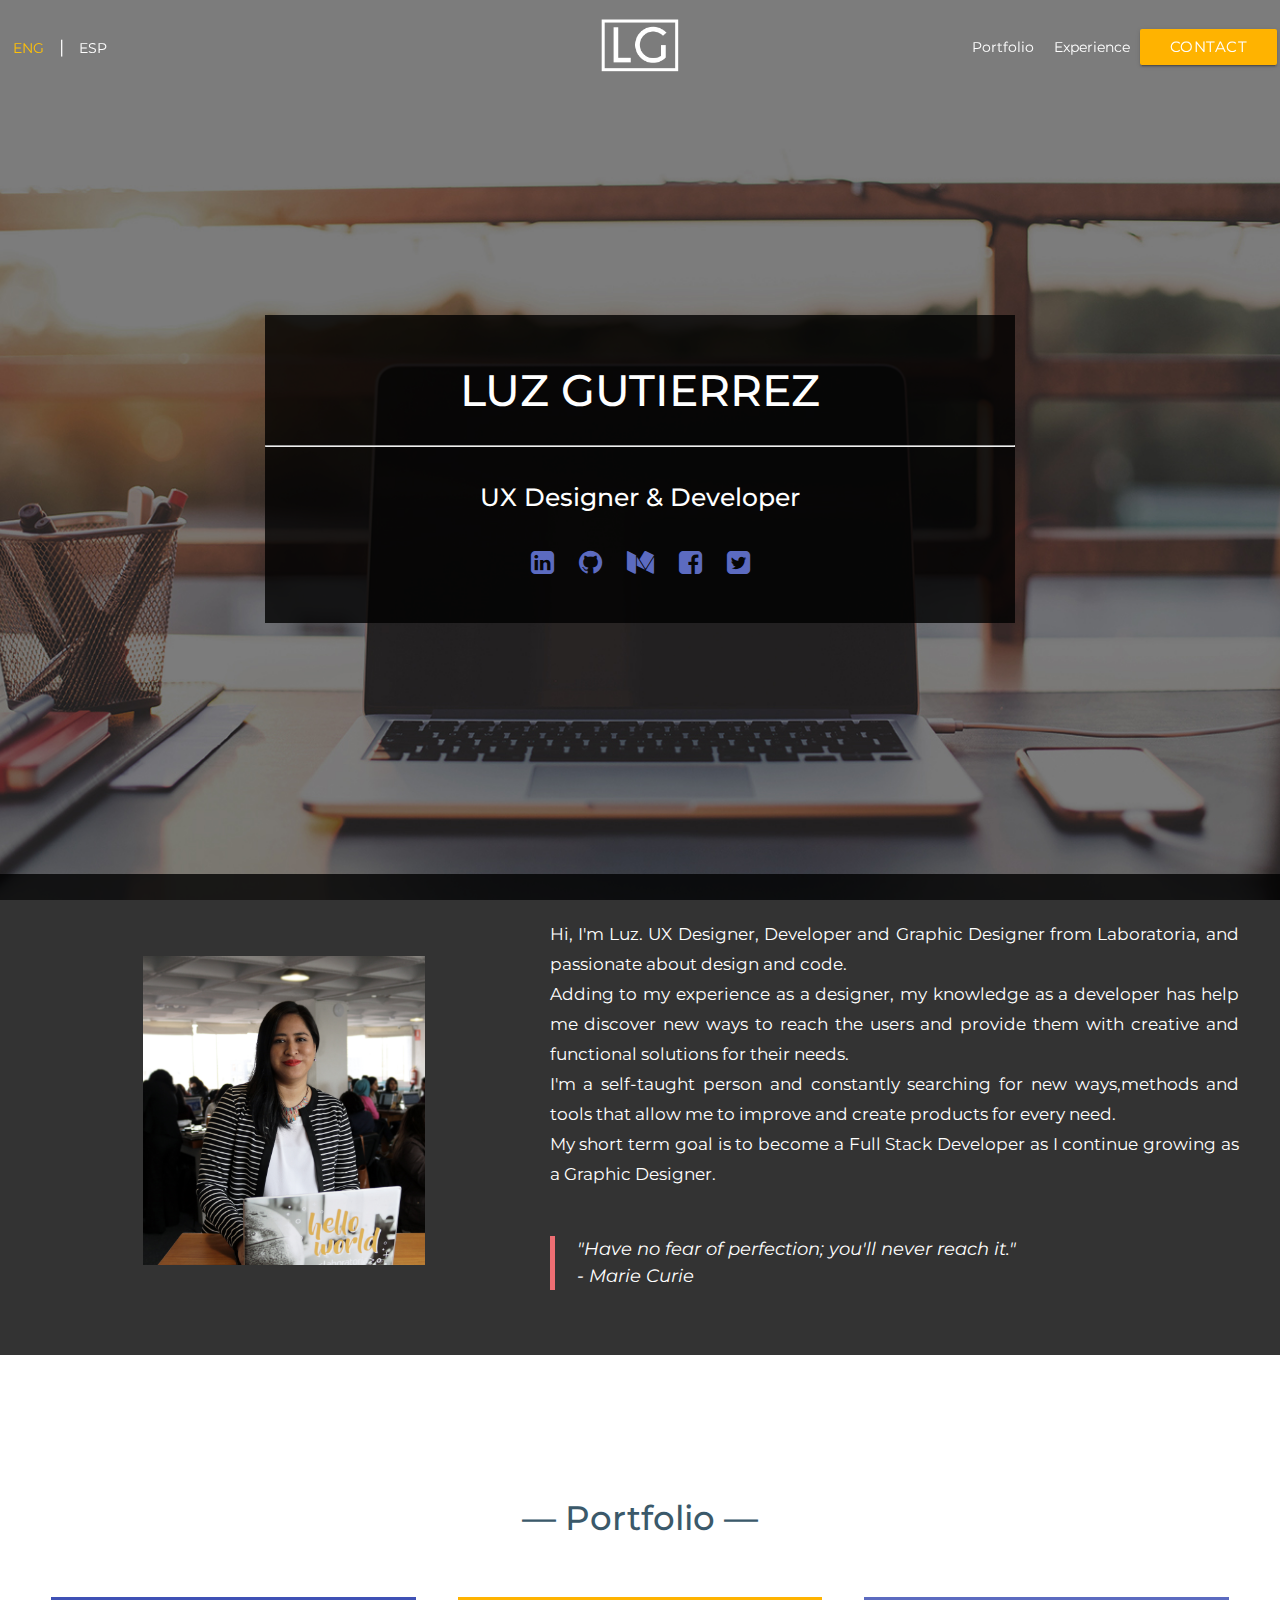
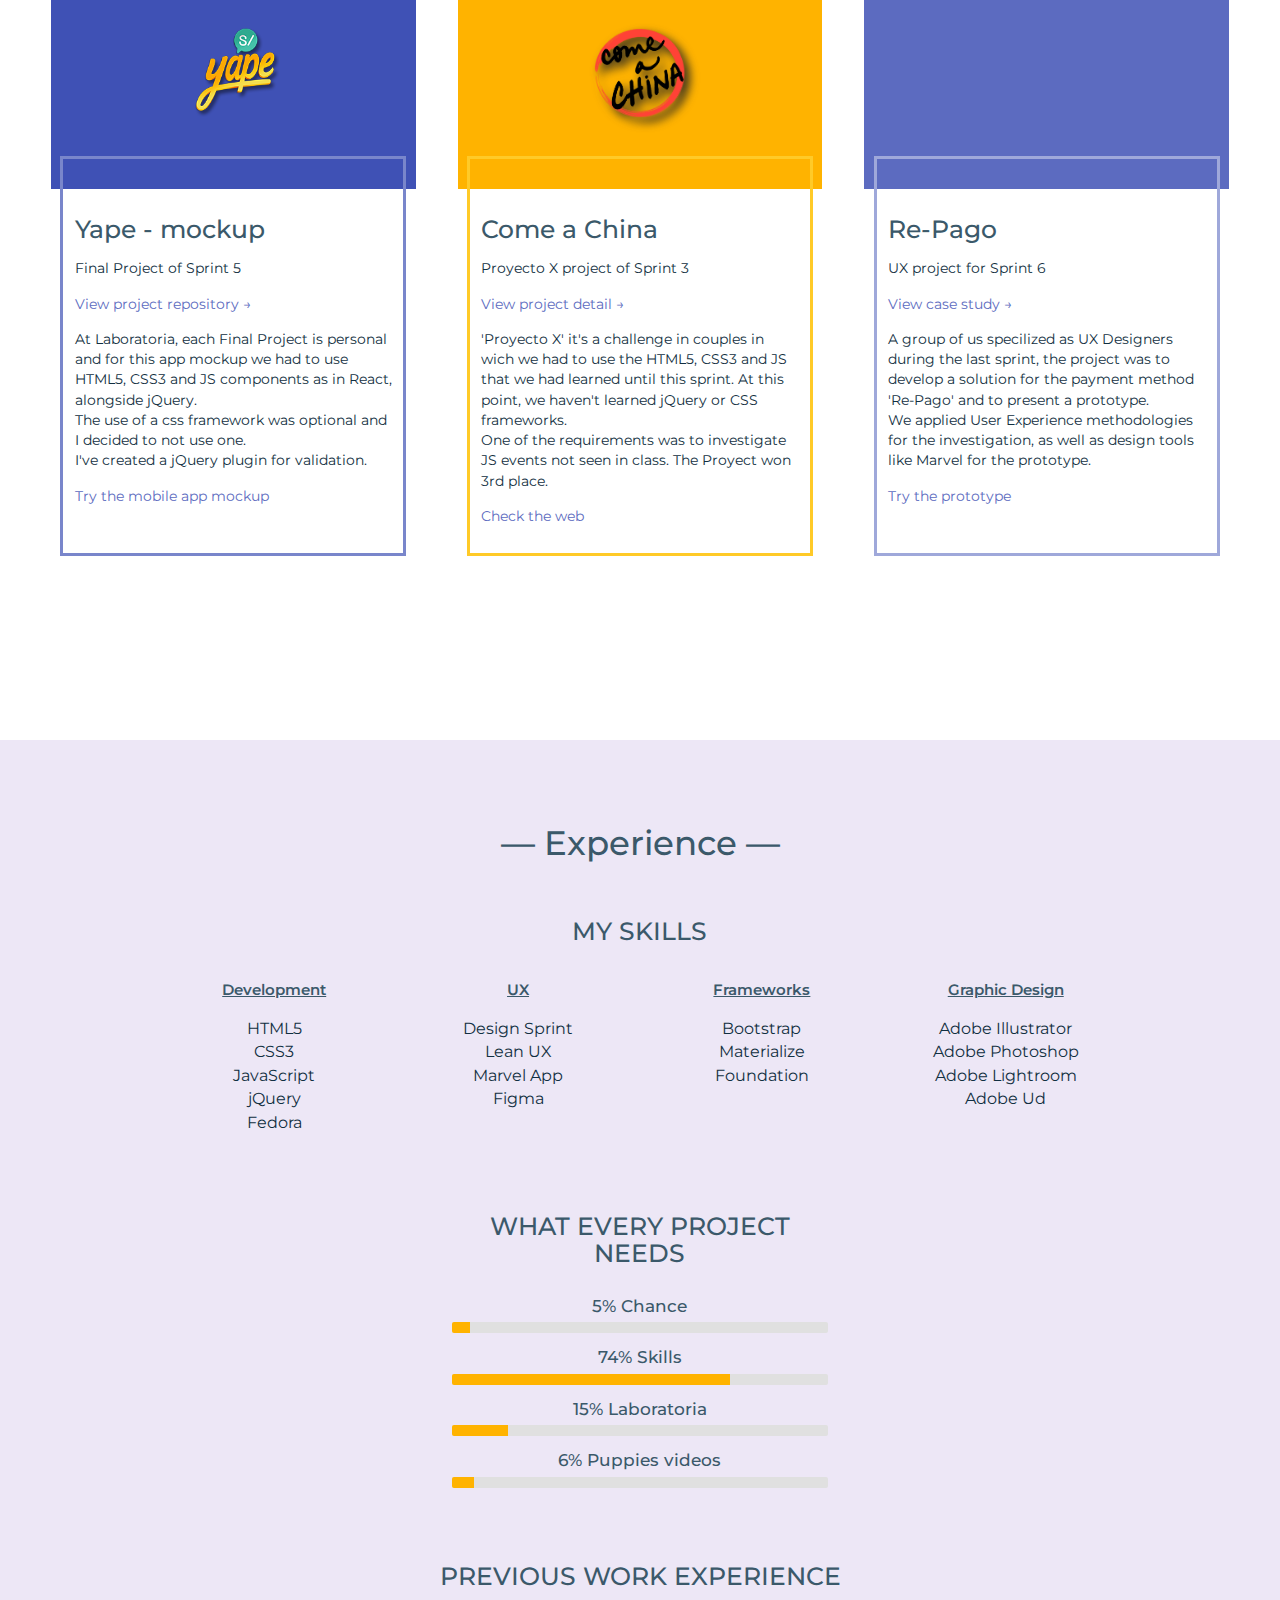
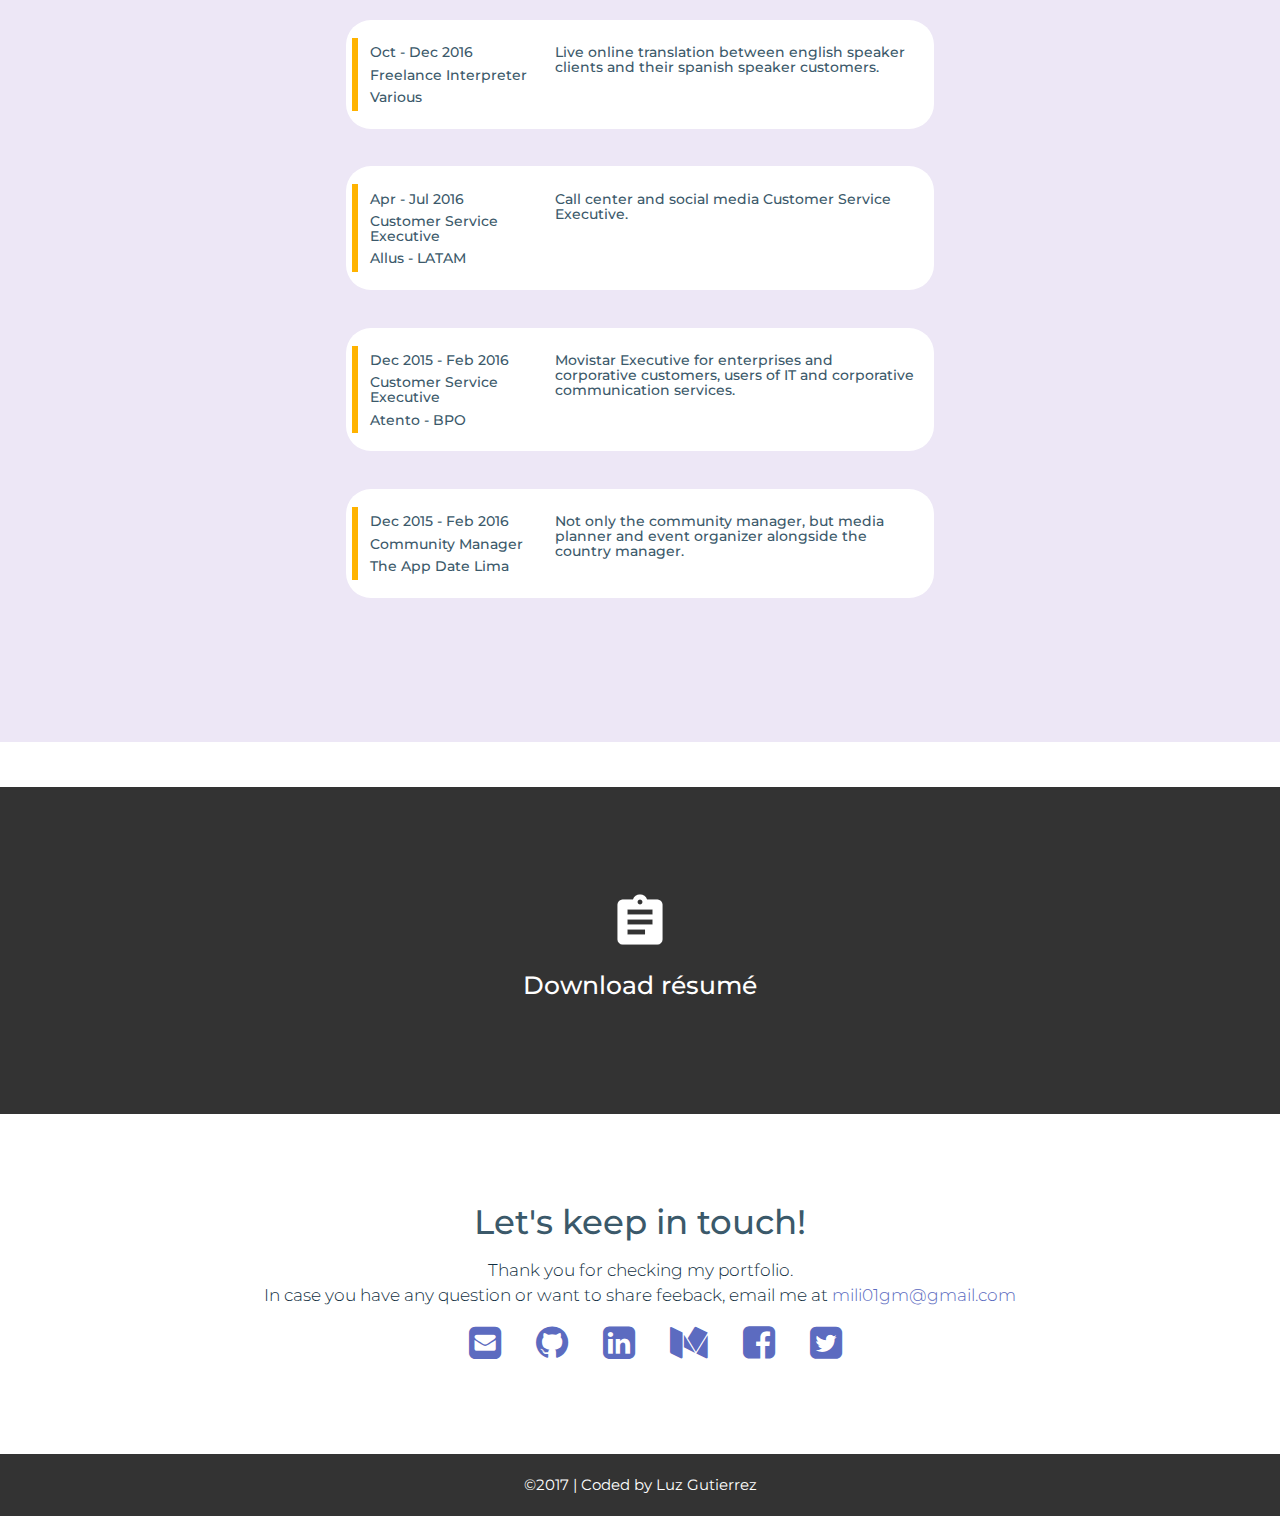
<file: index.html>
<!DOCTYPE html>
<html lang="en">

<head>
    <meta charset="UTF-8">
    <meta name="viewport" content="width=device-width, initial-scale=1.0">
    <meta http-equiv="X-UA-Compatible" content="ie=edge">
    <link rel="shortcut icon" type="image/png" href="assets/img/typo-lg.png" />
    <link rel="stylesheet" href="css/materialize.min.css">
    <link href="https://fonts.googleapis.com/icon?family=Material+Icons" rel="stylesheet">
    <link rel="stylesheet" href="css/main.css">
    <link href="font-awesome-4.7.0/css/font-awesome.min.css" rel="stylesheet">
    <link href="https://fonts.googleapis.com/css?family=Lato|Montserrat" rel="stylesheet">
    <title>Luz Gutierrez | UX Design - Developer</title>

</head>

<body>
    <div class="navbar-fixed">
        <nav class="menu">
            <div class="nav-wrapper">
                <div class="lang left">
                    <p><a href="index.html" class="amber-text">ENG</a> | <a href="esp.html">ESP</a></p>
                </div>
                <a href="#" class="brand-logo center">
                    <img src="assets/img/typo-lg.png" class="responsive-img" alt="Luz Gutierrez" title="Luz Gutierrez">
                </a>
                <div class="nav-menu right flex">
                    <a href="#work" class="text-white hide-on-small-only">Portfolio</a>
                    <a href="#about" class="text-white hide-on-small-only">Experience</a>
                    <a href="#contact" class="waves-effect waves-amber btn text-white">Contact</a>
                </div>
            </div>
        </nav>
    </div>
    <section class="home row flex" id="home">
        <div class="center photo-info bg-darker">
            <h3 class="bold">LUZ GUTIERREZ</h3>
            <hr>
            <h5 class="white-text">UX Designer & Developer</h5>
            <div class="home-social">
                <a href="https://www.linkedin.com/in/luzgutierrez/" target="_blank" class="fa fa-linkedin-square"></a>
                <a href="https://github.com/mili01gm" target="_blank" class="fa fa-github"></a>
                <a href="https://medium.com/@MiliGM" target="_blank" class="fa fa-medium"></a>
                <a href="https://www.facebook.com/mili01gm" target="_blank" class="fa fa-facebook-square"></a>
                <a href="https://twitter.com/mili01gm" target="_blank" class="fa fa-twitter-square"></a>
            </div>
        </div>
    </section>
    <div class="text-home bg-darker col s10">
        <div class="text-home-col row flex">
            <div class="col s12 m3">
                <div class="img-main">
                    <img src="assets/img/perfil-photo.jpg" class="responsive-img" alt="Luz Gutierrez">
                </div>
            </div>
            <div class="col s12 m7 offset-m1">
                <p class="white-text flow-text">Hi, I'm Luz. UX Designer, Developer and Graphic Designer from Laboratoria, and passionate about design and code. <br>Adding to my experience as a designer, my knowledge as a developer has help me discover new ways to reach the users and
                    provide them with creative and functional solutions for their needs. <br>I'm a self-taught person and constantly searching for new ways,methods and tools that allow me to improve and create products for every need. <br>My short term
                    goal is to become a Full Stack Developer as I continue growing as a Graphic Designer.</p>
                <br>
                <blockquote class="white-text">
                    "Have no fear of perfection; you'll never reach it." <br><span class="white-text">- Marie Curie</span>
                </blockquote>
            </div>
        </div>
    </div>
    <section class="work" id="work">
        <h4 class="center-align">&mdash; Portfolio &mdash;</h4>
        <div class="row">
            <div class="yape work-item col s12 m4">
                <div class="item-logo indigo">
                    <img src="assets/img/logo_yape2.png" class="hide-on-small-only" alt="">
                </div>
                <div class="item-info row">
                    <div class="col s12">
                        <h5>Yape - mockup</h5>
                        <p>Final Project of Sprint 5</p>
                        <a href="https://github.com/mili01gm/yape" target="_blank">View project repository &rarr;</a>
                    </div>
                    <div class="col s12">
                        <p>At Laboratoria, each Final Project is personal and for this app mockup we had to use HTML5, CSS3 and JS components as in React, alongside jQuery. <br>The use of a css framework was optional and I decided to not use one.<br>I've
                            created a jQuery plugin for validation.
                        </p>
                        <a href="https://yape-demo-laboratoria.herokuapp.com/" target="_blank">Try the mobile app mockup</a>
                    </div>
                </div>
            </div>
            <div class="china work-item col s12 m4">
                <div class="item-logo amber darken-1">
                    <img src="assets/img/come-a-china.png" class="hide-on-small-only" alt="">
                </div>
                <div class="item-info row">
                    <div class="col s12">
                        <h5>Come a China</h5>
                        <p>Proyecto X project of Sprint 3</p>
                        <a href="https://github.com/mili01gm/ProyectoX" target="_blank">View project detail &rarr;</a>
                    </div>
                    <div class="col s12">
                        <p>'Proyecto X' it's a challenge in couples in wich we had to use the HTML5, CSS3 and JS that we had learned until this sprint. At this point, we haven't learned jQuery or CSS frameworks. <br>One of the requirements was to investigate
                            JS events not seen in class. The Proyect won 3rd place.
                        </p>
                        <a href="https://lesashley.github.io/ProyectoX/" target="_blank">Check the web</a>
                    </div>
                </div>
            </div>
            <div class="ux work-item col s12 m4">
                <div class="item-logo indigo lighten-1"></div>
                <div class="item-info row">
                    <div class="col s12">
                        <h5>Re-Pago</h5>
                        <p>UX project for Sprint 6</p>
                        <a href="https://repago-laboratoria.squarespace.com/?r=68169388" target="_blank">View case study &rarr;</a>
                    </div>
                    <div class="col s12">
                        <p>A group of us specilized as UX Designers during the last sprint, the project was to develop a solution for the payment method 'Re-Pago' and to present a prototype. <br>We applied User Experience methodologies for the investigation,
                            as well as design tools like Marvel for the prototype.</p>
                        <a href="https://marvelapp.com/2d06hd3/" target="_blank">Try the prototype</a>
                    </div>
                </div>
            </div>


            <!--To include personal project with functional FireBase soon-->
            <!--<div class="social work-item col s12">
                <div class="item-logo deep-orange lighten-1"></div>
                <div class="item-info row">
                    <div class="col s12 m5">
                        <h5>Socialize</h5>
                        <a href="">View project detail &rarr;</a>
                    </div>
                    <div class="col s12 m7"></div>
                </div>
            </div>-->
        </div>
    </section>
    <section class="about deep-purple lighten-5 row" id="about">
        <h4 class="center-align">&mdash; Experience &mdash;</h4>
        <div class="col s12 center">
            <div class="skills col s10 push-s1 center">
                <h5>MY SKILLS</h5>
                <div class="col s12 m3">
                    <h6>Development</h6>
                    <ul>
                        <li>HTML5</li>
                        <li>CSS3</li>
                        <li>JavaScript</li>
                        <li>jQuery</li>
                        <li>Fedora</li>
                    </ul>
                </div>
                <div class="col s12 m3">
                    <h6>UX</h6>
                    <ul>
                        <li>Design Sprint</li>
                        <li>Lean UX</li>
                        <li>Marvel App</li>
                        <li>Figma</li>

                    </ul>
                </div>
                <div class="col s12 m3">
                    <h6>Frameworks</h6>
                    <ul>
                        <li>Bootstrap</li>
                        <li>Materialize</li>
                        <li>Foundation</li>
                    </ul>
                </div>
                <div class="col s12 m3">
                    <h6>Graphic Design</h6>
                    <ul>
                        <li>Adobe Illustrator</li>
                        <li>Adobe Photoshop</li>
                        <li>Adobe Lightroom</li>
                        <li>Adobe Ud</li>
                    </ul>
                </div>
            </div>
        </div>
        <div class="col s12 center">
            <div class="how col s11 m4 offset-m4 center">
                <h5>WHAT EVERY PROJECT NEEDS</h5>
                <h6>5% Chance</h6>
                <div class="progress">
                    <div class="determinate" style="width: 5%"></div>
                </div>
                <h6>74% Skills</h6>
                <div class="progress">
                    <div class="determinate" style="width: 74%"></div>
                </div>
                <h6>15% Laboratoria</h6>
                <div class="progress">
                    <div class="determinate" style="width: 15%"></div>
                </div>
                <h6>6% Puppies videos</h6>
                <div class="progress">
                    <div class="determinate" style="width: 6%"></div>
                </div>
            </div>
        </div>
        <div class="col s12 m6 offset-m3 center">
            <div class="pre-work">
                <h5>PREVIOUS WORK EXPERIENCE</h5>
                <div class="exp-item center white row">
                    <div class="col s4">
                        <h6>Oct - Dec 2016</h6>
                        <h6>Freelance Interpreter</h6>
                        <h6>Various</h6>
                    </div>
                    <div class="col s8">
                        <h6>Live online translation between english speaker clients and their spanish speaker customers.</h6>
                    </div>
                </div>
                <div class="exp-item center white row">
                    <div class="col s4">
                        <h6>Apr - Jul 2016</h6>
                        <h6>Customer Service Executive</h6>
                        <h6>Allus - LATAM</h6>
                    </div>
                    <div class="col s8">
                        <h6>Call center and social media Customer Service Executive.</h6>
                    </div>
                </div>
                <div class="exp-item center white row">
                    <div class="col s4">
                        <h6>Dec 2015 - Feb 2016</h6>
                        <h6>Customer Service Executive</h6>
                        <h6>Atento - BPO</h6>
                    </div>
                    <div class="col s8">
                        <h6>Movistar Executive for enterprises and corporative customers, users of IT and corporative communication services.</h6>
                    </div>
                </div>
                <div class="exp-item center white row">
                    <div class="col s4">
                        <h6>Dec 2015 - Feb 2016</h6>
                        <h6>Community Manager</h6>
                        <h6>The App Date Lima</h6>
                    </div>
                    <div class="col s8">
                        <h6>Not only the community manager, but media planner and event organizer alongside the country manager.</h6>
                    </div>
                </div>
            </div>
        </div>
        <div class="skills col s12 m3 offset-m1">

        </div>
        <div class="info-exp col s12 m6 offset-m1">

        </div>
        <div class="info-exp col s12 m6 offset-m1">

        </div>
    </section>
    <section class="cv bg-darker">
        <div class="cv-div">
            <a href="assets/resume_upd.pdf" download="luz-gutierrez-resume" target="_blank">
                <i class="material-icons medium white-text">assignment</i>
                <h5 class="white-text">Download résumé</h5>
            </a>
        </div>
    </section>
    <section class="contact white row" id="contact">
        <div class="contact-text col s12">
            <h4>Let's keep in touch!</h4>
            <p class="flow-text">Thank you for checking my portfolio. <br>In case you have any question or want to share feeback, email me at <a href="mailto:mili01gm@gmail.com">mili01gm@gmail.com</a></p>
        </div>
        <div class="social center">
            <a href="mailto:mili01gm@gmail.com" target="_blank" class="fa fa-envelope-square"></a>
            <a href="https://github.com/mili01gm" target="_blank" class="fa fa-github"></a>
            <a href="https://www.linkedin.com/in/luzgutierrez/" target="_blank" class="fa fa-linkedin-square"></a>
            <br class="hide-on-med-and-up">
            <a href="https://medium.com/@MiliGM" target="_blank" class="fa fa-medium"></a>
            <a href="https://www.facebook.com/mili01gm" target="_blank" class="fa fa-facebook-square"></a>
            <a href="https://twitter.com/mili01gm" target="_blank" class="fa fa-twitter-square"></a>
        </div>
    </section>
    <footer class="footer">
        <div class="center">
            <p class="white-text">&copy;2017 | Coded by <a href="#" class="white-text">Luz Gutierrez</a>
            </p>
        </div>
    </footer>

    <script src="js/vendor/jquery-3.2.1.min.js"></script>
    <script src="js/vendor/materialize.min.js"></script>
    <script src="js/app.js"></script>
</body>

</html>
</file>
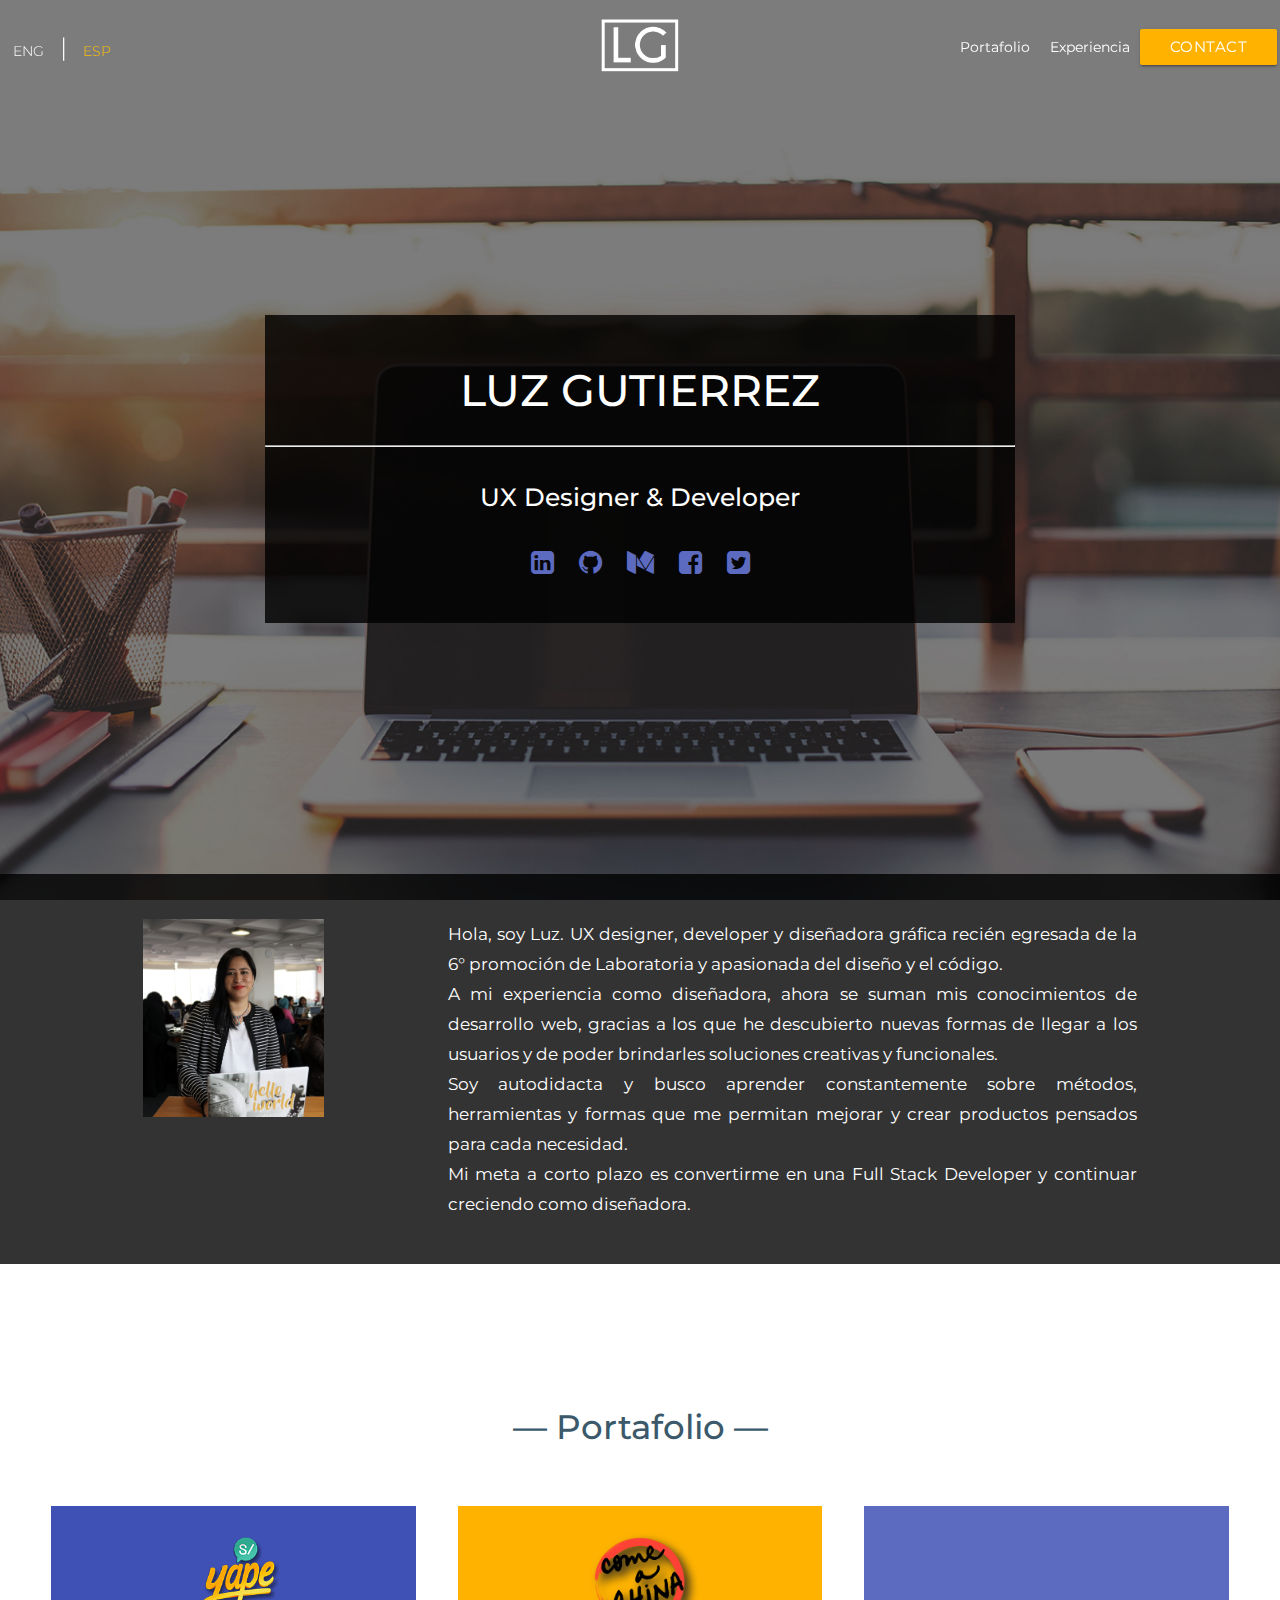
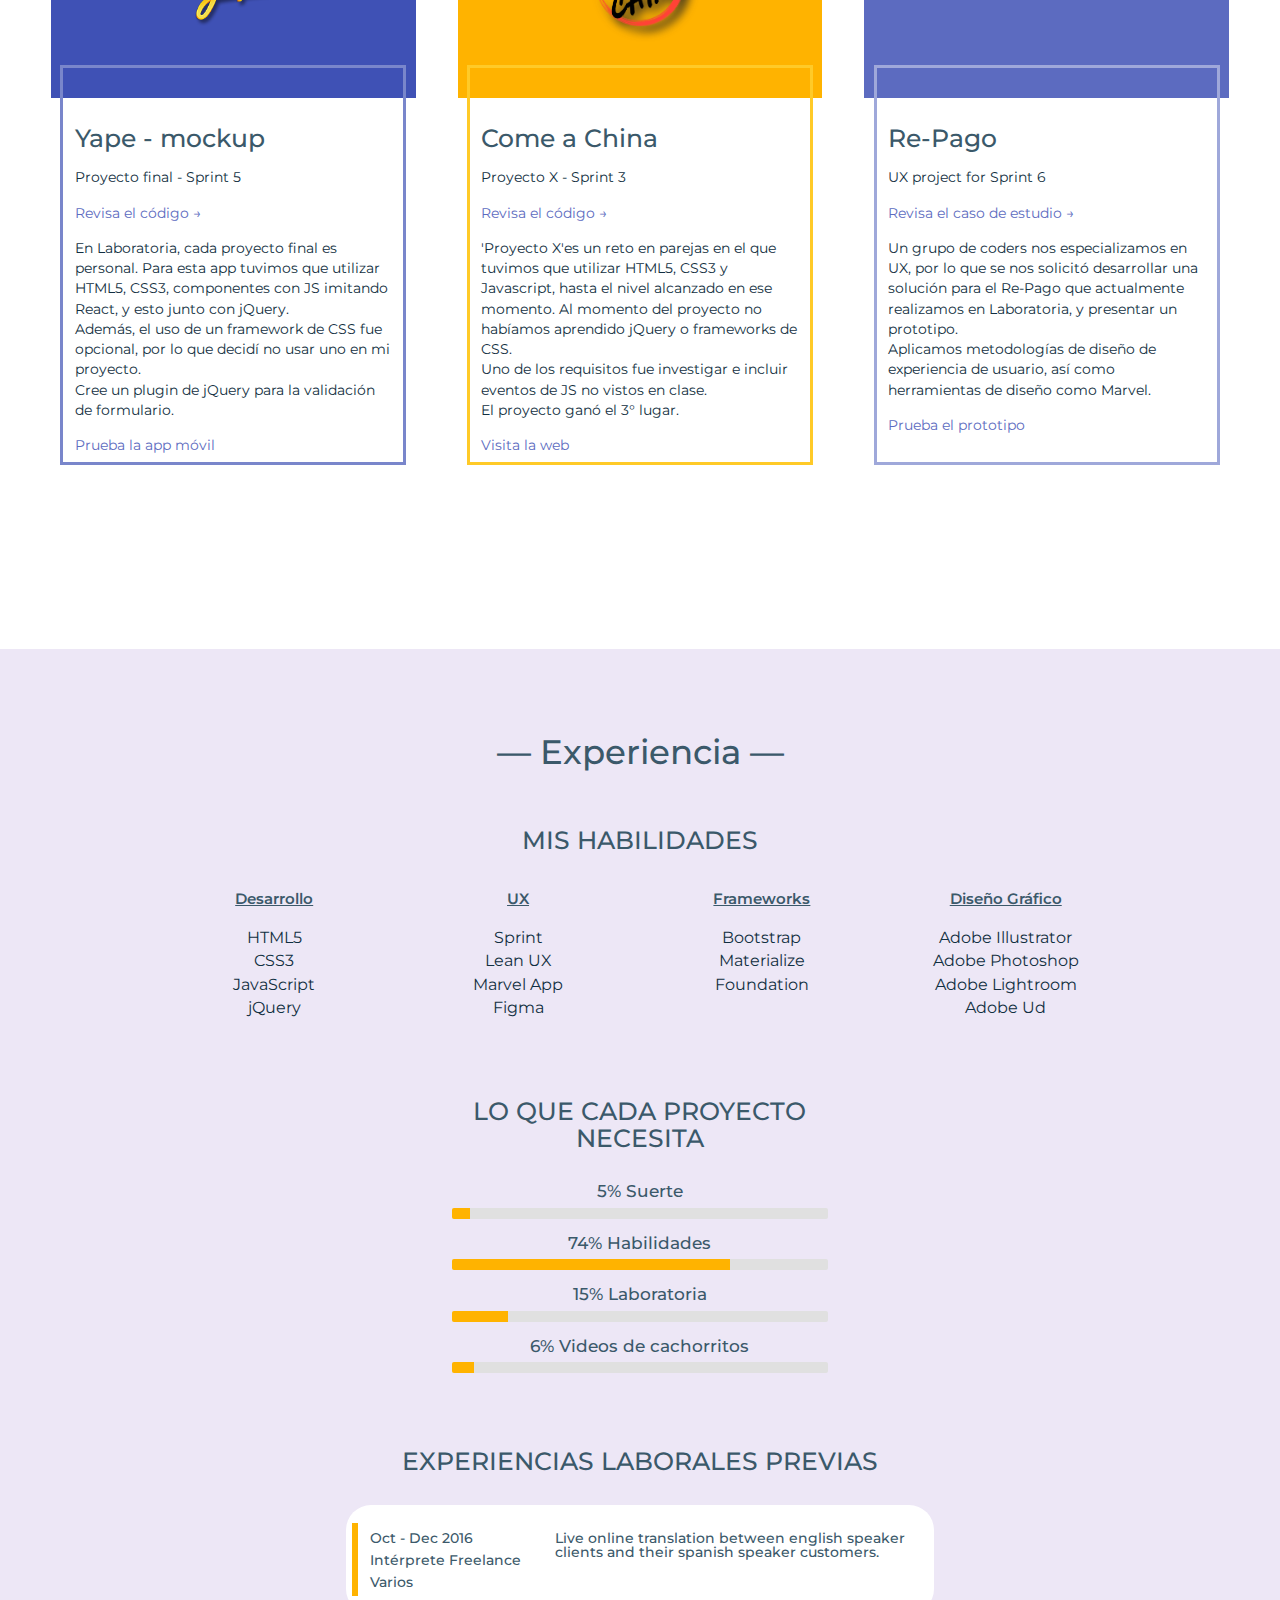
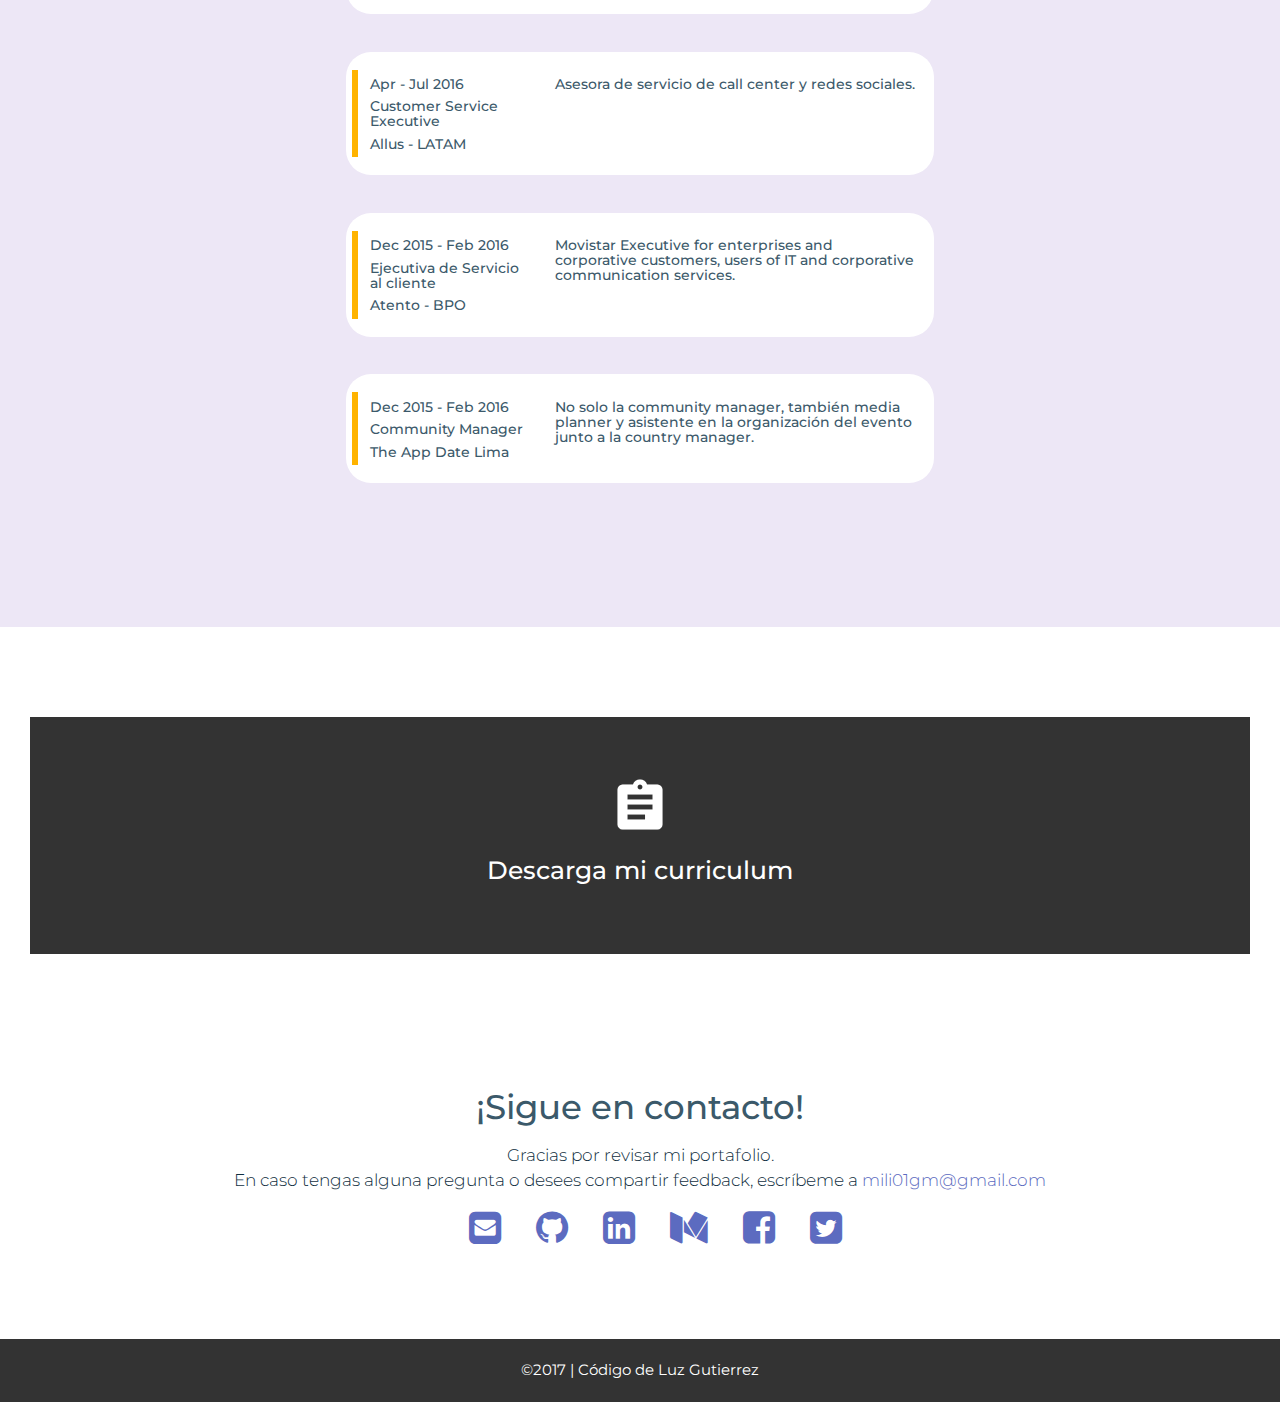
<file: esp.html>
<!DOCTYPE html>
<html lang="en">

<head>
    <meta charset="UTF-8">
    <meta name="viewport" content="width=device-width, initial-scale=1.0">
    <meta http-equiv="X-UA-Compatible" content="ie=edge">
    <link rel="shortcut icon" type="image/png" href="assets/img/typo-lg.png" />
    <link rel="stylesheet" href="css/materialize.min.css">
    <link href="https://fonts.googleapis.com/icon?family=Material+Icons" rel="stylesheet">
    <link rel="stylesheet" href="css/main.css">
    <link href="font-awesome-4.7.0/css/font-awesome.min.css" rel="stylesheet">
    <link href="https://fonts.googleapis.com/css?family=Lato|Montserrat" rel="stylesheet">
    <title>Luz Gutierrez | UX Design - Developer</title>

</head>

<body>
    <div class="navbar-fixed">
        <nav class="menu">
            <div class="nav-wrapper">
                <div class="left lang">
                    <p class="flow-text"><a href="index.html">ENG</a> | <a href="esp.html" class="amber-text">ESP</a></p>
                </div>
                <a href="#" class="brand-logo center">
                    <img src="assets/img/typo-lg.png" class="responsive-img" alt="Luz Gutierrez" title="Luz Gutierrez">
                </a>
                <div class="nav-menu flex right">
                    <a href="#work" class="text-white hide-on-small-only">Portafolio</a>
                    <a href="#about" class="text-white hide-on-small-only">Experiencia</a>
                    <a href="#contact" class="waves-effect waves-amber btn text-white">Contact</a>
                </div>
            </div>
        </nav>
    </div>
    <section class="home row flex" id="home">
        <div class="center photo-info bg-darker">
            <h3 class="bold">LUZ GUTIERREZ</h3>
            <hr>
            <h5 class="white-text">UX Designer & Developer</h5>
            <div class="home-social">
                <a href="https://www.linkedin.com/in/luzgutierrez/" target="_blank" class="fa fa-linkedin-square"></a>
                <a href="https://github.com/mili01gm" target="_blank" class="fa fa-github"></a>
                <a href="https://medium.com/@MiliGM" target="_blank" class="fa fa-medium"></a>
                <a href="https://www.facebook.com/mili01gm" target="_blank" class="fa fa-facebook-square"></a>
                <a href="https://twitter.com/mili01gm" target="_blank" class="fa fa-twitter-square"></a>
            </div>
        </div>
    </section>
    <div class="text-home bg-darker col s10">
        <div class="row">
            <div class="col m2 offset-m1 s12">
                <div>
                    <img src="assets/img/perfil-photo.jpg" class="responsive-img" alt="Luz Gutierrez">
                </div>
            </div>
            <div class="col m7 offset-m1 s12">
                <p class="white-text flow-text">Hola, soy Luz. UX designer, developer y diseñadora gráfica recién egresada de la 6° promoción de Laboratoria y apasionada del diseño y el código. <br>A mi experiencia como diseñadora, ahora se suman mis conocimientos de desarrollo web,
                    gracias a los que he descubierto nuevas formas de llegar a los usuarios y de poder brindarles soluciones creativas y funcionales. <br>Soy autodidacta y busco aprender constantemente sobre métodos, herramientas y formas que me permitan
                    mejorar y crear productos pensados para cada necesidad. <br>Mi meta a corto plazo es convertirme en una Full Stack Developer y continuar creciendo como diseñadora.</p>
            </div>
        </div>
    </div>
    <section class="work" id="work">
        <h4 class="center-align">&mdash; Portafolio &mdash;</h4>
        <div class="row">
            <div class="yape work-item col s12 m4">
                <div class="item-logo indigo">
                    <img src="assets/img/logo_yape2.png" class="hide-on-small-only" alt="">
                </div>
                <div class="item-info row">
                    <div class="col s12">
                        <h5>Yape - mockup</h5>
                        <p>Proyecto final - Sprint 5</p>
                        <a href="https://github.com/mili01gm/yape" target="_blank">Revisa el código &rarr;</a>
                    </div>
                    <div class="col s12">
                        <p>En Laboratoria, cada proyecto final es personal. Para esta app tuvimos que utilizar HTML5, CSS3, componentes con JS imitando React, y esto junto con jQuery. <br>Además, el uso de un framework de CSS fue opcional, por lo que decidí
                            no usar uno en mi proyecto. <br>Cree un plugin de jQuery para la validación de formulario.
                        </p>
                        <a href="https://yape-demo-laboratoria.herokuapp.com/" target="_blank">Prueba la app móvil</a>
                    </div>
                </div>
            </div>
            <div class="china work-item col s12 m4">
                <div class="item-logo amber darken-1">
                    <img src="assets/img/come-a-china.png" class="hide-on-small-only" alt="">
                </div>
                <div class="item-info row">
                    <div class="col s12">
                        <h5>Come a China</h5>
                        <p>Proyecto X - Sprint 3</p>
                        <a href="https://github.com/mili01gm/ProyectoX" target="_blank">Revisa el código &rarr;</a>
                    </div>
                    <div class="col s12">
                        <p>'Proyecto X'es un reto en parejas en el que tuvimos que utilizar HTML5, CSS3 y Javascript, hasta el nivel alcanzado en ese momento. Al momento del proyecto no habíamos aprendido jQuery o frameworks de CSS. <br>Uno de los requisitos
                            fue investigar e incluir eventos de JS no vistos en clase. <br>El proyecto ganó el 3° lugar.
                        </p>
                        <a href="https://lesashley.github.io/ProyectoX/" target="_blank">Visita la web</a>
                    </div>
                </div>
            </div>
            <div class="ux work-item col s12 m4">
                <div class="item-logo indigo lighten-1"></div>
                <div class="item-info row">
                    <div class="col s12">
                        <h5>Re-Pago</h5>
                        <p>UX project for Sprint 6</p>
                        <a href="https://repago-laboratoria.squarespace.com/?r=68169388" target="_blank">Revisa el caso de estudio &rarr;</a>
                    </div>
                    <div class="col s12">
                        <p>Un grupo de coders nos especializamos en UX, por lo que se nos solicitó desarrollar una solución para el Re-Pago que actualmente realizamos en Laboratoria, y presentar un prototipo. <br>Aplicamos metodologías de diseño de experiencia
                            de usuario, así como herramientas de diseño como Marvel.</p>
                        <a href="https://marvelapp.com/2d06hd3/" target="_blank">Prueba el prototipo</a>
                    </div>
                </div>
            </div>


            <!--To include personal project with functional FireBase soon-->
            <!--<div class="social work-item col s12">
                <div class="item-logo deep-orange lighten-1"></div>
                <div class="item-info row">
                    <div class="col s12 m5">
                        <h5>Socialize</h5>
                        <a href="">View project detail &rarr;</a>
                    </div>
                    <div class="col s12 m7"></div>
                </div>
            </div>-->
        </div>
    </section>
    <section class="about deep-purple lighten-5 row" id="about">
        <h4 class="center">&mdash; Experiencia &mdash;</h4>
        <div class="col s12 center">
            <div class="skills col s10 push-s1 center">
                <h5>MIS HABILIDADES</h5>
                <div class="col s12 m3">
                    <h6>Desarrollo</h6>
                    <ul>
                        <li>HTML5</li>
                        <li>CSS3</li>
                        <li>JavaScript</li>
                        <li>jQuery</li>
                    </ul>
                </div>
                <div class="col s12 m3">
                    <h6>UX</h6>
                    <ul>
                        <li>Sprint</li>
                        <li>Lean UX</li>
                        <li>Marvel App</li>
                        <li>Figma</li>

                    </ul>
                </div>
                <div class="col s12 m3">
                    <h6>Frameworks</h6>
                    <ul>
                        <li>Bootstrap</li>
                        <li>Materialize</li>
                        <li>Foundation</li>
                    </ul>
                </div>
                <div class="col s12 m3">
                    <h6>Diseño Gráfico</h6>
                    <ul>
                        <li>Adobe Illustrator</li>
                        <li>Adobe Photoshop</li>
                        <li>Adobe Lightroom</li>
                        <li>Adobe Ud</li>
                    </ul>
                </div>
            </div>
        </div>
        <div class="col s12 center">
            <div class="how col s11 m4 offset-m4 center">
                <h5>LO QUE CADA PROYECTO NECESITA</h5>
                <h6>5% Suerte</h6>
                <div class="progress">
                    <div class="determinate" style="width: 5%"></div>
                </div>
                <h6>74% Habilidades</h6>
                <div class="progress">
                    <div class="determinate" style="width: 74%"></div>
                </div>
                <h6>15% Laboratoria</h6>
                <div class="progress">
                    <div class="determinate" style="width: 15%"></div>
                </div>
                <h6>6% Videos de cachorritos</h6>
                <div class="progress">
                    <div class="determinate" style="width: 6%"></div>
                </div>
            </div>
        </div>
        <div class="col s12 m6 offset-m3 center">
            <div class="pre-work">
                <h5>EXPERIENCIAS LABORALES PREVIAS</h5>
                <div class="exp-item center white row">
                    <div class="col s4">
                        <h6>Oct - Dec 2016</h6>
                        <h6>Intérprete Freelance</h6>
                        <h6>Varios</h6>
                    </div>
                    <div class="col s8">
                        <h6>Live online translation between english speaker clients and their spanish speaker customers.</h6>
                    </div>
                </div>
                <div class="exp-item center white row">
                    <div class="col s4">
                        <h6>Apr - Jul 2016</h6>
                        <h6>Customer Service Executive</h6>
                        <h6>Allus - LATAM</h6>
                    </div>
                    <div class="col s8">
                        <h6>Asesora de servicio de call center y redes sociales.</h6>
                    </div>
                </div>
                <div class="exp-item center white row">
                    <div class="col s4">
                        <h6>Dec 2015 - Feb 2016</h6>
                        <h6>Ejecutiva de Servicio al cliente</h6>
                        <h6>Atento - BPO</h6>
                    </div>
                    <div class="col s8">
                        <h6>Movistar Executive for enterprises and corporative customers, users of IT and corporative communication services.</h6>
                    </div>
                </div>
                <div class="exp-item center white row">
                    <div class="col s4">
                        <h6>Dec 2015 - Feb 2016</h6>
                        <h6>Community Manager</h6>
                        <h6>The App Date Lima</h6>
                    </div>
                    <div class="col s8">
                        <h6>No solo la community manager, también media planner y asistente en la organización del evento junto a la country manager.</h6>
                    </div>
                </div>
            </div>
        </div>
        <div class="skills col s12 m3 offset-m1">

        </div>
        <div class="info-exp col s12 m6 offset-m1">

        </div>
        <div class="info-exp col s12 m6 offset-m1">

        </div>
    </section>
    <section class="cv">
        <div class="cv-div bg-darker">
            <a href="assets/resume_upd.pdf" download="luz-gutierrez-resume" target="_blank">
                <i class="material-icons medium white-text">assignment</i>
                <h5 class="white-text">Descarga mi curriculum</h5>
            </a>
        </div>
    </section>
    <section class="contact white row" id="contact">
        <div class="contact-text col s12">
            <h4>¡Sigue en contacto!</h4>
            <p class="flow-text">Gracias por revisar mi portafolio. <br>En caso tengas alguna pregunta o desees compartir feedback, escríbeme a <a href="mailto:mili01gm@gmail.com">mili01gm@gmail.com</a></p>
        </div>
        <div class="social center">
            <a href="mailto:mili01gm@gmail.com" target="_blank" class="fa fa-envelope-square"></a>
            <a href="https://github.com/mili01gm" target="_blank" class="fa fa-github"></a>
            <a href="https://www.linkedin.com/in/luzgutierrez/" target="_blank" class="fa fa-linkedin-square"></a>
            <br class="hide-on-med-and-up">
            <a href="https://medium.com/@MiliGM" target="_blank" class="fa fa-medium"></a>
            <a href="https://www.facebook.com/mili01gm" target="_blank" class="fa fa-facebook-square"></a>
            <a href="https://twitter.com/mili01gm" target="_blank" class="fa fa-twitter-square"></a>
        </div>
    </section>
    <footer class="footer">
        <div class="center">
            <p class="white-text">&copy;2017 | Código de <a href="#" class="white-text">Luz Gutierrez</a>
            </p>
        </div>
    </footer>

    <script src="js/vendor/jquery-3.2.1.min.js"></script>
    <script src="js/vendor/materialize.min.js"></script>
    <script src="js/app.js"></script>
</body>

</html>
</file>
<file: css/main.css>
/*
===================
GENERAL / COMMONS
===================
*/

body {
    margin: 0;
    padding: 0;
    font-size: 18px;
    color: #112F41;
    font-family: 'Montserrat', sans-serif;
    overflow-y: auto;
    overflow-x: hidden;
    box-sizing: border-box;
    background-image: url(../assets/img/bg-img2.jpg);
    background-repeat: no-repeat;
    background-position: center;
    background-size: cover;
    background-attachment: fixed;
}

h1,
h2,
h3,
h4,
h5,
h6 {
    font-family: 'Montserrat', sans-serif;
    font-weight: 500;
    color: #3B596A;
}

.bg-darker {
    background: rgba(0, 0, 0, 0.8);
}

.bg-light {
    background-color: rgba(0, 0, 0, 0.35);
}

section,
.text-home,
footer {
    margin: 3rem auto 0 auto;
    padding: 3rem 2rem;
}

.row {
    margin-bottom: 0;
}

.flex {
    display: flex;
    justify-content: center;
    align-items: center;
}

.flex-vcenter {
    display: flex;
    align-items: center;
}

.fa {
    color: #5c6bc0;
    transition: all 0.5s ease;
}

.fa:hover {
    color: #fff;
    transform: scale(1.5);
}


/*
===================
MENU
===================
*/


/*
blue-grey-text text-darken-3
*/


/*NAV*/

nav {
    top: 0;
    left: 0;
    background: transparent;
    box-shadow: none;
    height: 12vh;
    padding: 1rem 0.2rem;
    font-family: 'Montserrat', sans-serif;
    transition: all .7s ease;
}

nav .menu .bg-darker {
    padding: 2rem 0;
}

nav .nav-wrapper {
    width: 100%;
}

nav a {
    font-size: 0.9rem;
    transition: all 0.5s ease;
}

nav img {
    width: 30%;
}

.lang p {
    margin: 0;
}

.lang p a {
    margin: 0 10px 5px 10px;
}

.nav-menu .hide-on-small-only {
    margin: 0 10px;
}

.nav-menu .hide-on-small-only:hover {
    text-decoration: underline;
    font-size: 1.1rem;
}

nav .btn {
    font-family: 'Montserrat', sans-serif;
    background: #ffb300;
}

nav .btn:hover {
    background-color: #5c6bc0;
}


/*
===================
HOME/about
===================
*/

section#home {
    width: 95%;
    height: 80vh;
    /* margin: 8rem auto 0 auto;
    padding-top: 2rem; */
}

.photo-info {
    text-align: center;
    width: 50rem;
    max-width: 100%;
    /* margin: 3rem auto 2rem auto; */
    padding: 2rem 0 0.4rem 0;
}

.photo-info h3 {
    color: #fff;
    transition: all 0.5s ease;
    margin-bottom: 2rem;
}

.photo-info h3:hover {
    cursor: pointer;
    color: #5c6bc0;
}

.photo-info hr,
.photo-info h5,
.photo-info .home-social {
    margin: 1rem auto 2.5rem auto;
}

.photo-info .home-social a {
    margin: 0 10px;
    font-size: 1.8rem;
}

.text-home {
    text-align: justify;
    padding: 3rem 2rem;
}

.text-home div.m3 {
    height: 100%;
}

.text-home p {
    margin: 0;
    font-size: 1.1rem;
    font-weight: 400;
    line-height: 2rem;
}

.text-home blockquote {
    font-style: italic;
}


/*
===================
Portfolio
===================
*/

section#work {
    /* margin: 2rem 0; */
}

.work {
    width: 100%;
    background-color: #fff;
    /* padding-top: 1.2rem; */
    /* margin-bottom: 0; */
}

.work h4 {
    margin: 4rem auto;
    line-height: 80%;
}

.work h4 p {
    font-size: 1.1rem;
}

.work-item {
    margin-bottom: 5rem;
}

.work-item .item-logo {
    width: 95%;
    height: 15vw;
    margin: 5px auto;
    padding-top: 8%;
    text-align: center;
}

.item-logo img {
    width: 25%;
}

.item-info p {
    margin: 15px auto;
}

.item-info a {
    color: #5c6bc0;
}

.item-info a:hover {
    text-decoration: underline;
}

.work-item .item-info {
    width: 90%;
    height: 400px;
    margin: -10% auto 5% auto;
    padding: 3rem 0;
    z-index: 400;
    font-size: 0.9rem;
}

.yape .item-info {
    border: 0.3vw solid #7986cb;
}

.china .item-info {
    border: 0.3vw solid #ffca28;
}

.china img {
    -webkit-filter: drop-shadow(5px 5px 5px #222);
    filter: drop-shadow(5px 5px 5px #222);
}

.ux .item-info {
    border: 0.3vw solid #9fa8da;
}


/*
===================
ABOUT
===================
*/


/* .about {
    margin-top: 3rem;
    padding: 4rem .6rem;
} */

.about h4 {
    line-height: 80%;
    margin: 3rem auto 0 auto;
}

.about h4 p {
    font-size: 1.1rem;
}

.about h5 {
    margin: 2rem auto;
}

.about .skills {
    margin: 2rem auto;
    width: 28%;
}

.about .skills h6 {
    font-weight: 600;
    text-decoration: underline;
}

.about .skills li {
    font-size: 1.05rem;
}

.how h6 {
    font-size: 1.1rem;
}

.progress {
    background-color: #e0e0e0;
    height: 1.2vh;
}

.progress .determinate {
    background-color: #ffb300;
    height: 1.2vh;
}

.about .pre-work {
    margin-top: 4rem;
}

.about .pre-work .exp-item {
    margin-top: 2rem;
    margin-bottom: 2.5rem;
    padding: 1.2rem .4rem;
    border-radius: 25px;
}

.about .pre-work .exp-item div:first-child {
    border-left: .4rem solid #ffb300;
}

.about .pre-work .exp-item div {
    text-align: left;
}

.about .pre-work .exp-item div h6 {
    font-size: .9rem;
}


/*
===================
CV
===================
*/


/* .cv {
    margin: 0;
} */

.cv-div {
    max-width: 100%;
    padding: 4rem;
}


/*
===================
CONTACT
===================
*/

.contact {
    /* margin: 2rem auto; */
    text-align: center;
    /* padding: 3.5rem 2.5rem; */
}

.contact-text {
    text-align: center;
}

.contact-text h4 {
    margin-top: 0;
}

.contact-text p {
    font-size: 1.1rem;
}

.contact-text p a {
    color: #5c6bc0;
}

.contact-text p a:hover {
    text-decoration: underline;
}

.cv div {
    text-align: center;
}

.contact .social a {
    font-size: 2.5rem;
    margin-left: 2rem;
    color: #5c6bc0;
}


/*
===================
FOOTER
===================
*/

footer {
    min-height: 1px;
    min-height: 1px;
    font-size: .9rem;
    padding: 5px 30px;
    background-color: rgba(0, 0, 0, 0.8);
}

footer p {
    font-size: 1rem;
}
</file>
